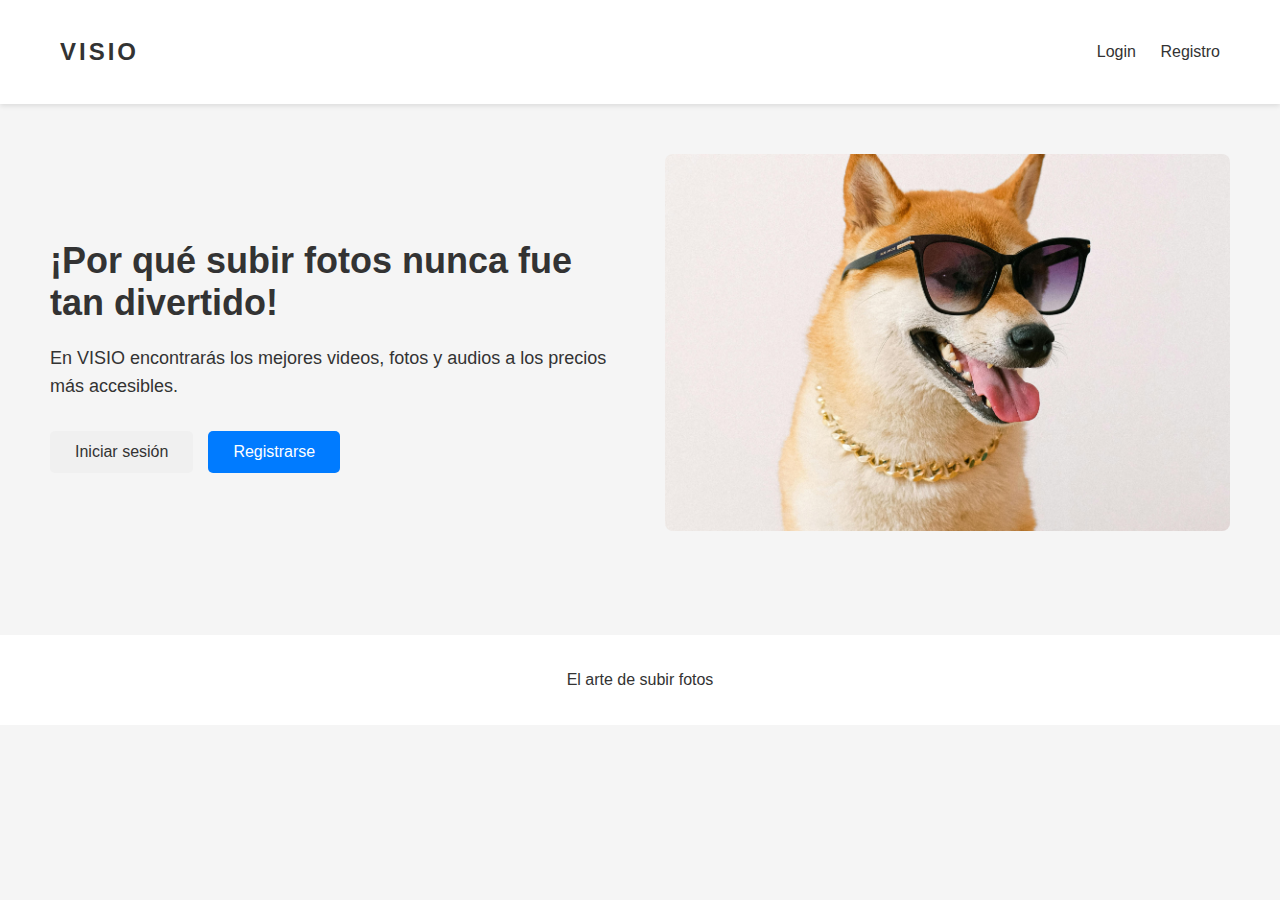
<file: public/index.html>
<!-- En este archivo se define la pagina inicial o de landing-->
 <!-- UI-01  Pagina de inicio-SinUsuario-Usuario -->

 <!--Aqui no es necesario cambiar a php, digo, esto no es muy dinamico en realidad-->

 <!DOCTYPE html>
 <html lang="es">
 <head>
   <title>VISIO</title>
   <meta charset="UTF-8">
   <link rel="stylesheet" href="css/index_styles.css">
 </head>

 <body>
  <header class="header">
    <div class="logo">VISIO</div>
    <nav class="nav-links">
      <a href="sesion/login.php">Login</a>
      <a href="sesion/register.php">Registro</a>
    </nav>
  </header>

  <main class="main-content">
    <div class="text-content">
      <h1>¡Por qué subir fotos nunca fue tan divertido!</h1>
      <p>En VISIO encontrarás los mejores videos, fotos y audios a los precios más accesibles.</p>
      <div class="buttons">
        <a href="sesion/login.php"><button class="login-btn">Iniciar sesión</button></a>
        <a href="sesion/register.php"><button class="register-btn">Registrarse</button></a>
      </div>
    </div>
    
    <div class="image-content">
      <img src="uploads/Perro.jpg" alt="Ejemplo de VIS_IO">
    </div>
  </main>

  <footer class="footer">
    <p>El arte de subir fotos</p>
  </footer>
</body>
</html>
</file>
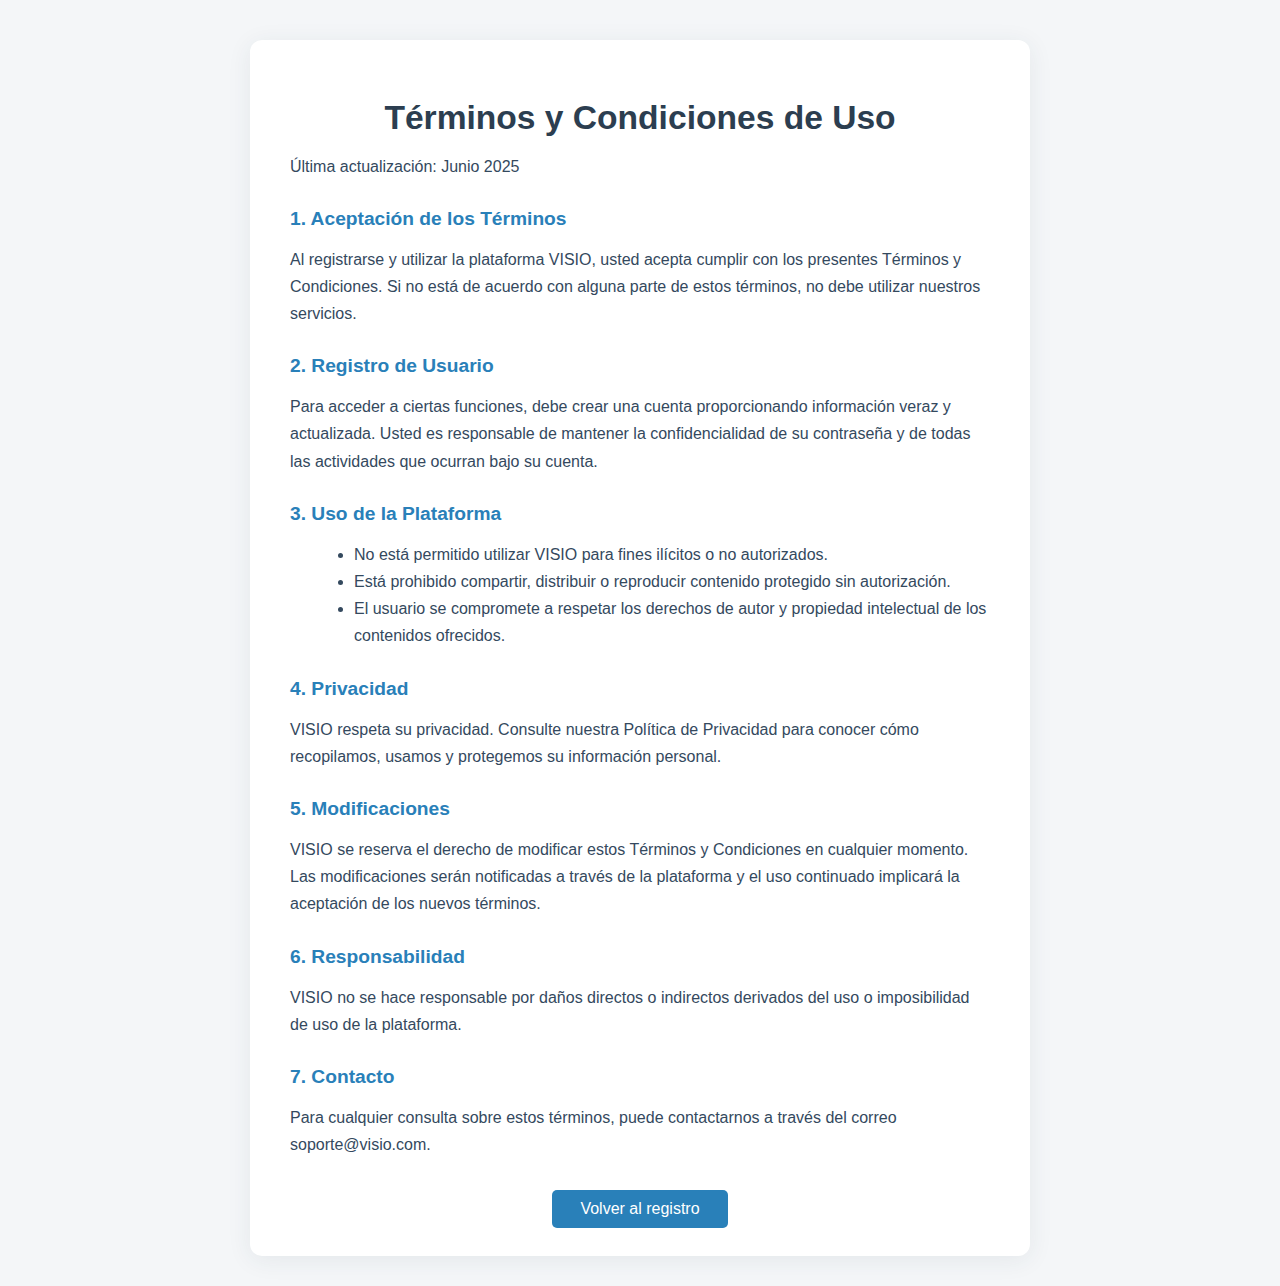
<file: public/sesion/terminos.html>
<!DOCTYPE html>
<html lang="es">
<head>
    <meta charset="UTF-8">
    <title>Términos y Condiciones - VISIO</title>
    <link rel="stylesheet" href="../css/sesion/terminos.css">
</head>
<body>
    <div class="terminos-container">
        <h1>Términos y Condiciones de Uso</h1>
        <p>Última actualización: Junio 2025</p>
        <h2>1. Aceptación de los Términos</h2>
        <p>
            Al registrarse y utilizar la plataforma VISIO, usted acepta cumplir con los presentes Términos y Condiciones. Si no está de acuerdo con alguna parte de estos términos, no debe utilizar nuestros servicios.
        </p>
        <h2>2. Registro de Usuario</h2>
        <p>
            Para acceder a ciertas funciones, debe crear una cuenta proporcionando información veraz y actualizada. Usted es responsable de mantener la confidencialidad de su contraseña y de todas las actividades que ocurran bajo su cuenta.
        </p>
        <h2>3. Uso de la Plataforma</h2>
        <ul>
            <li>No está permitido utilizar VISIO para fines ilícitos o no autorizados.</li>
            <li>Está prohibido compartir, distribuir o reproducir contenido protegido sin autorización.</li>
            <li>El usuario se compromete a respetar los derechos de autor y propiedad intelectual de los contenidos ofrecidos.</li>
        </ul>
        <h2>4. Privacidad</h2>
        <p>
            VISIO respeta su privacidad. Consulte nuestra Política de Privacidad para conocer cómo recopilamos, usamos y protegemos su información personal.
        </p>
        <h2>5. Modificaciones</h2>
        <p>
            VISIO se reserva el derecho de modificar estos Términos y Condiciones en cualquier momento. Las modificaciones serán notificadas a través de la plataforma y el uso continuado implicará la aceptación de los nuevos términos.
        </p>
        <h2>6. Responsabilidad</h2>
        <p>
            VISIO no se hace responsable por daños directos o indirectos derivados del uso o imposibilidad de uso de la plataforma.
        </p>
        <h2>7. Contacto</h2>
        <p>
            Para cualquier consulta sobre estos términos, puede contactarnos a través del correo soporte@visio.com.
        </p>
        <div class="volver">
            <a href="register.php">Volver al registro</a>
        </div>
    </div>
</body>
</html>
</file>
<file: public/css/index_styles.css>
body {
      font-family: Arial, sans-serif;
      margin: 0;
      padding: 0;
      background-color: #f5f5f5;
      color: #333;
    }
    
    .logo {
      font-size: 50px; /* Tamaño muy grande */
      font-weight: 800; /* Grosor extra */
      letter-spacing: 3px; /* Espaciado entre letras ajustado */
      color: #111;
      text-transform: uppercase; /* Opcional: mayúsculas */
      margin: 0;
      line-height: 1;
    }

    /* Header */
    .header {
      display: flex;
      justify-content: space-between;
      align-items: center;
      padding: 40px 60px;
      background-color: white;
      box-shadow: 0 2px 5px rgba(0,0,0,0.1);
    }
    
    .logo {
      font-size: 24px;
      font-weight: bold;
      color: #333;
    }
    
    .nav-links a {
      margin-left: 20px;
      text-decoration: none;
      color: #333;
    }
    
    /* Contenido principal */
    .main-content {
      display: flex;
      padding: 50px;
      align-items: center;
      gap: 50px;
    }
    
    .text-content {
      flex: 1;
    }
    
    .text-content h1 {
      font-size: 36px;
      margin-bottom: 20px;
    }
    
    .text-content p {
      font-size: 18px;
      line-height: 1.6;
      margin-bottom: 30px;
    }
    
    .image-content {
      flex: 1;
      text-align: center;
    }
    
    .image-content img {
      max-width: 100%;
      height: auto;
      border-radius: 8px;
    }
    
    /* Botones */
    .buttons {
      display: flex;
      gap: 15px;
    }
    
    .buttons a {
      text-decoration: none;
    }
    
    button {
      padding: 12px 25px;
      border: none;
      border-radius: 5px;
      font-size: 16px;
      cursor: pointer;
      transition: background-color 0.3s;
    }
    
    .login-btn {
      background-color: #f0f0f0;
      color: #333;
    }
    
    .register-btn {
      background-color: #007bff;
      color: white;
    }
    
    /* Footer */
    .footer {
      text-align: center;
      padding: 20px;
      background-color: white;
      margin-top: 50px;
    }
    
    .footer a {
      color: #007bff;
      text-decoration: none;
    }
</file>
<file: public/css/sesion/terminos.css>
body {
    background: #f4f6f8;
    font-family: 'Segoe UI', Arial, sans-serif;
    margin: 0;
    padding: 0;
}

.terminos-container {
    background: #fff;
    max-width: 700px;
    margin: 40px auto 30px auto;
    padding: 36px 40px 28px 40px;
    border-radius: 12px;
    box-shadow: 0 4px 24px rgba(44,62,80,0.08);
}

h1 {
    color: #2c3e50;
    font-size: 2.1em;
    margin-bottom: 8px;
    text-align: center;
}

h2 {
    color: #2980b9;
    font-size: 1.2em;
    margin-top: 28px;
    margin-bottom: 8px;
}

p, ul {
    color: #34495e;
    font-size: 1em;
    line-height: 1.7;
    margin-bottom: 14px;
}

ul {
    margin-left: 24px;
}

.volver {
    text-align: center;
    margin-top: 32px;
}

.volver a {
    display: inline-block;
    background: #2980b9;
    color: #fff;
    padding: 10px 28px;
    border-radius: 5px;
    text-decoration: none;
    font-weight: 500;
    font-size: 1em;
    transition: background 0.2s;
}

.volver a:hover {
    background: #1c5d8c;
}
</file>
